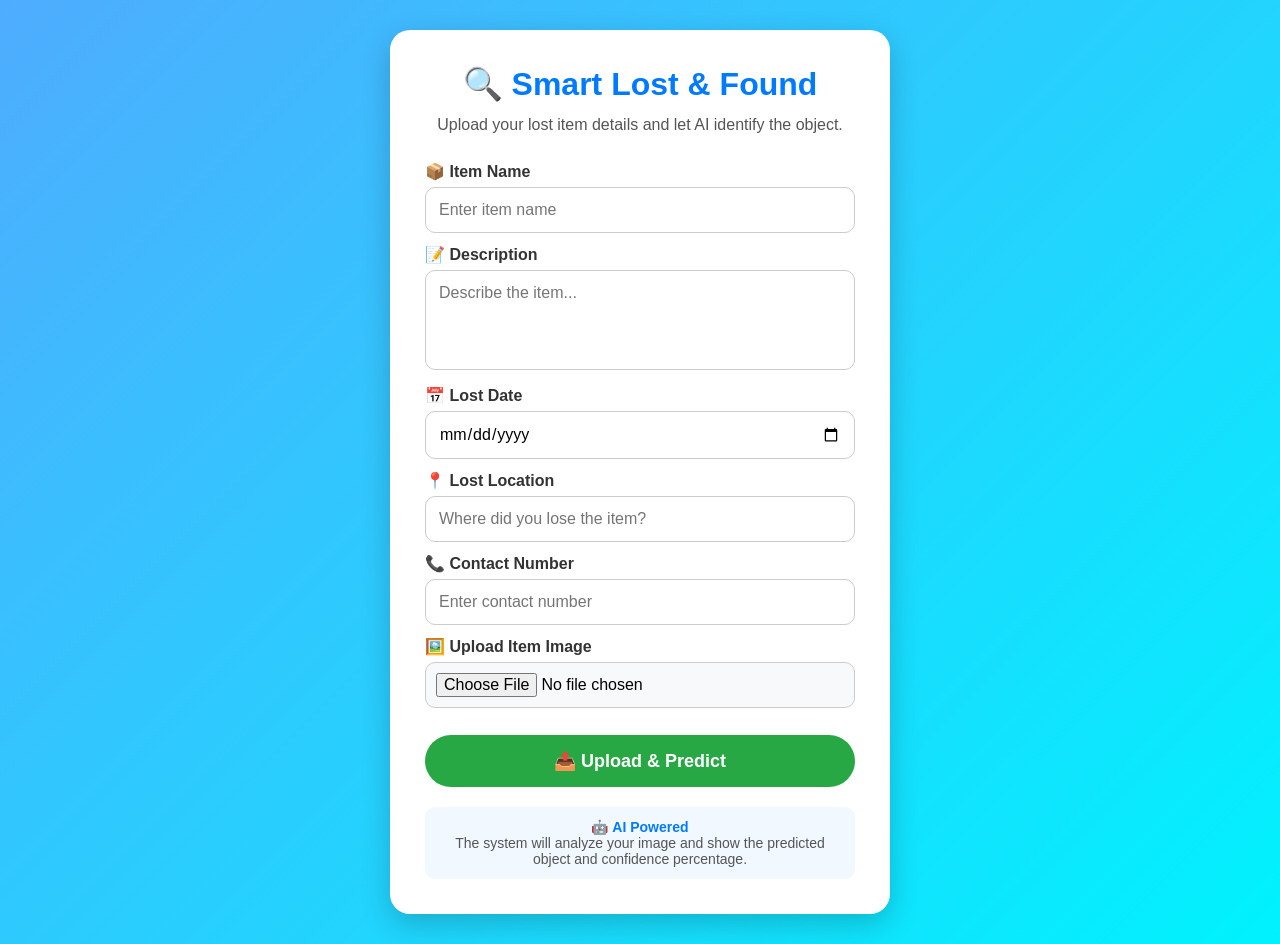
<file: templates/index.html>
<!DOCTYPE html>
<html lang="en">

<head>
    <meta charset="UTF-8">
    <meta name="viewport" content="width=device-width, initial-scale=1.0">

    <title>Smart Lost & Found</title>

    <style>

        *{
            margin:0;
            padding:0;
            box-sizing:border-box;
            font-family:Arial, sans-serif;
        }

        body{
            background:linear-gradient(135deg,#4facfe,#00f2fe);
            min-height:100vh;
            display:flex;
            justify-content:center;
            align-items:center;
            padding:30px 15px;
        }

        .container{
            background:white;
            width:500px;
            max-width:100%;
            padding:35px;
            border-radius:20px;
            box-shadow:0 10px 30px rgba(0,0,0,0.2);
            text-align:center;
        }

        h1{
            color:#007bff;
            margin-bottom:10px;
            font-size:32px;
        }

        .subtitle{
            color:#555;
            margin-bottom:25px;
            line-height:1.5;
        }

        .form-group{
            text-align:left;
            margin-bottom:12px;
        }

        label{
            display:block;
            font-weight:bold;
            color:#333;
            margin-bottom:6px;
        }

        input,
        textarea{
            width:100%;
            padding:13px;
            border:1px solid #ccc;
            border-radius:10px;
            font-size:16px;
            outline:none;
            transition:0.3s;
        }

        input:focus,
        textarea:focus{
            border-color:#007bff;
            box-shadow:0 0 5px rgba(0,123,255,0.2);
        }

        textarea{
            resize:none;
        }

        input[type="file"]{
            padding:10px;
            background:#f8f9fa;
            cursor:pointer;
        }

        button{
            width:100%;
            padding:15px;
            margin-top:15px;
            background:#28a745;
            color:white;
            border:none;
            border-radius:30px;
            font-size:18px;
            font-weight:bold;
            cursor:pointer;
            transition:0.3s;
        }

        button:hover{
            background:#218838;
            transform:scale(1.03);
        }

        .info{
            margin-top:20px;
            padding:12px;
            background:#f1f8ff;
            border-radius:10px;
            color:#555;
            font-size:14px;
        }

        .ai{
            color:#007bff;
            font-weight:bold;
        }

    </style>

</head>

<body>

<div class="container">

    <h1>🔍 Smart Lost & Found</h1>

    <p class="subtitle">
        Upload your lost item details and let AI identify the object.
    </p>

    <form action="/upload" method="POST" enctype="multipart/form-data">

        <!-- Item Name -->
        <div class="form-group">
            <label>📦 Item Name</label>

            <input
                type="text"
                name="item_name"
                placeholder="Enter item name"
                required
            >
        </div>


        <!-- Description -->
        <div class="form-group">
            <label>📝 Description</label>

            <textarea
                name="description"
                rows="4"
                placeholder="Describe the item..."
                required
            ></textarea>
        </div>


        <!-- Lost Date -->
        <div class="form-group">
            <label>📅 Lost Date</label>

            <input
                type="date"
                name="lost_date"
                required
            >
        </div>


        <!-- Location -->
        <div class="form-group">
            <label>📍 Lost Location</label>

            <input
                type="text"
                name="location"
                placeholder="Where did you lose the item?"
                required
            >
        </div>


        <!-- Contact -->
        <div class="form-group">
            <label>📞 Contact Number</label>

            <input
                type="tel"
                name="contact"
                placeholder="Enter contact number"
                required
            >
        </div>


        <!-- Image -->
        <div class="form-group">
            <label>🖼️ Upload Item Image</label>

            <input
                type="file"
                name="image"
                accept="image/*"
                required
            >
        </div>


        <!-- Submit -->
        <button type="submit">
            📤 Upload & Predict
        </button>

    </form>


    <div class="info">
        🤖 <span class="ai">AI Powered</span><br>
        The system will analyze your image and show the
        predicted object and confidence percentage.
    </div>

</div>

</body>

</html>
</file>
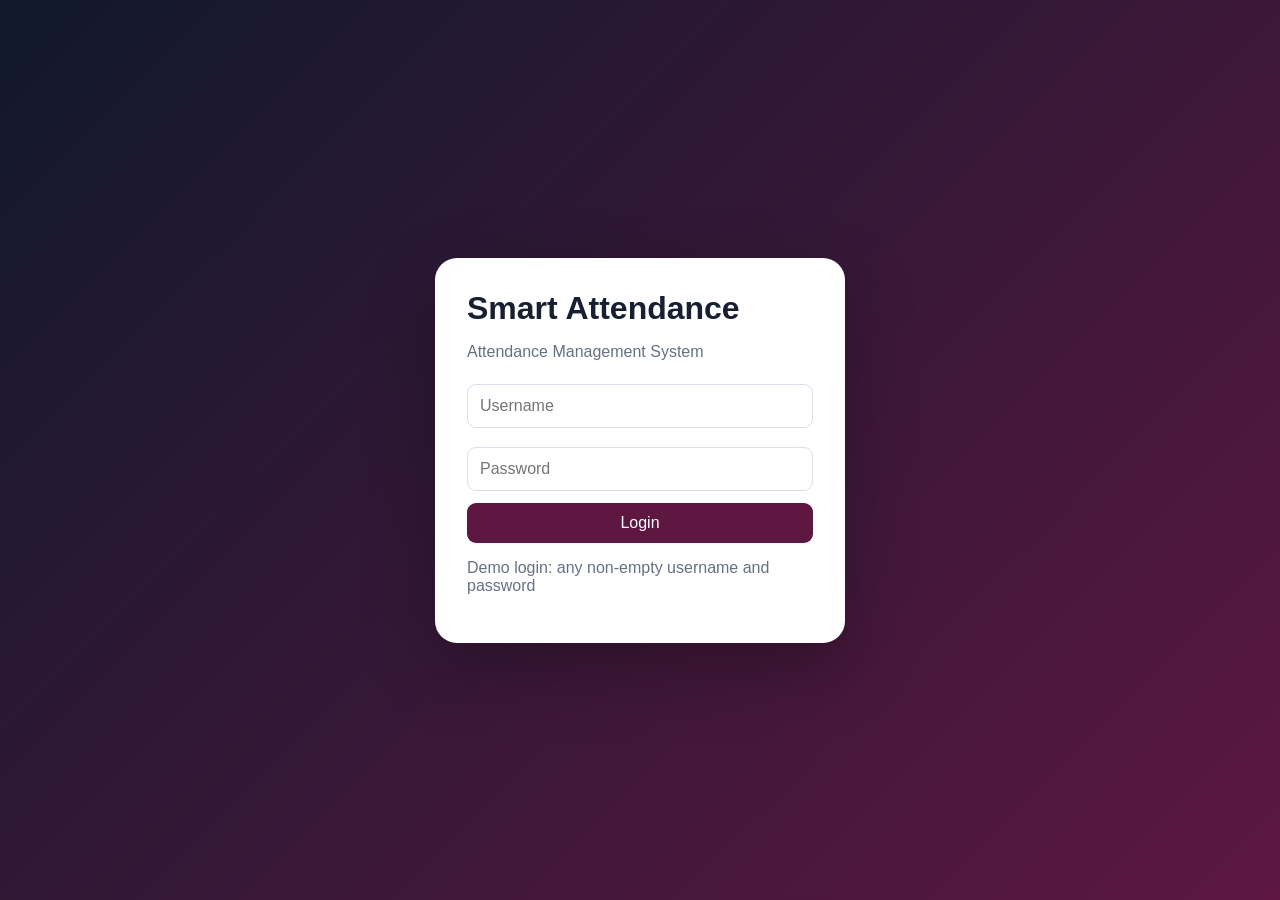
<file: Attendance/SmartAttendance_VSCode/SmartAttendance_VSCode/index.html>
<!DOCTYPE html><html lang="en"><head><meta charset="UTF-8"><meta name="viewport" content="width=device-width,initial-scale=1"><title>Smart Attendance Management</title><link rel="stylesheet" href="css/style.css"></head><body><div id="app"></div><script src="js/app.js"></script></body></html>
</file>
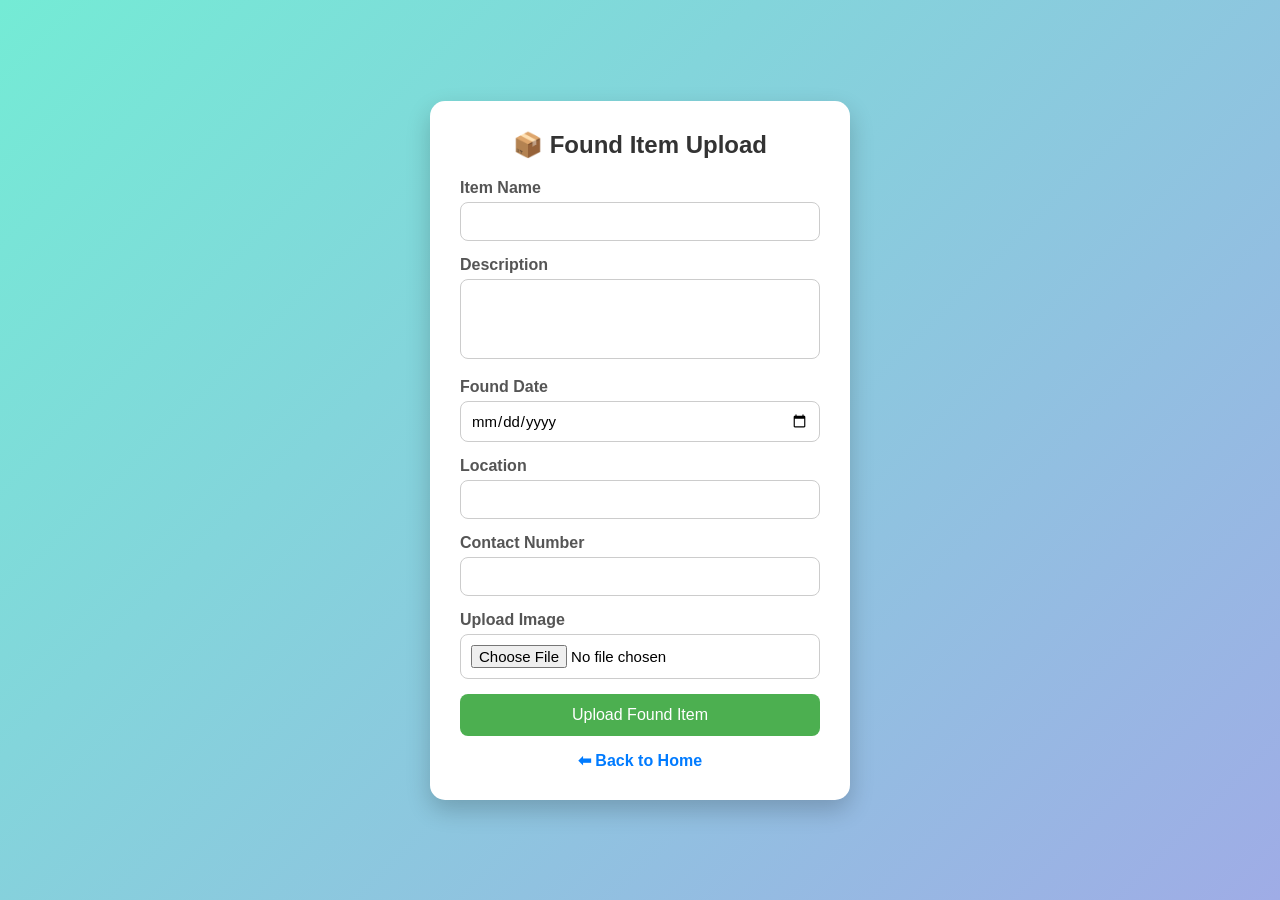
<file: templates/found.html>
<!DOCTYPE html>
<html lang="en">
<head>
<meta charset="UTF-8">
<meta name="viewport" content="width=device-width, initial-scale=1.0">
<title>Found Item Upload</title>

<style>
*{
    margin:0;
    padding:0;
    box-sizing:border-box;
    font-family:Arial, sans-serif;
}

body{
    background:linear-gradient(135deg,#74ebd5,#9face6);
    display:flex;
    justify-content:center;
    align-items:center;
    min-height:100vh;
}

.container{
    width:420px;
    background:#fff;
    padding:30px;
    border-radius:15px;
    box-shadow:0 10px 25px rgba(0,0,0,0.2);
}

h2{
    text-align:center;
    color:#333;
    margin-bottom:20px;
}

label{
    font-weight:bold;
    color:#555;
}

input,textarea{
    width:100%;
    padding:10px;
    margin-top:5px;
    margin-bottom:15px;
    border:1px solid #ccc;
    border-radius:8px;
    font-size:15px;
}

textarea{
    resize:none;
    height:80px;
}

button{
    width:100%;
    padding:12px;
    background:#4CAF50;
    color:white;
    border:none;
    border-radius:8px;
    font-size:16px;
    cursor:pointer;
}

button:hover{
    background:#45a049;
}

.back{
    display:block;
    text-align:center;
    margin-top:15px;
    text-decoration:none;
    color:#007BFF;
    font-weight:bold;
}

.back:hover{
    text-decoration:underline;
}
</style>

</head>

<body>

<div class="container">

<h2>📦 Found Item Upload</h2>

<form action="/found_upload" method="POST" enctype="multipart/form-data">

<label>Item Name</label>
<input type="text" name="item_name" required>

<label>Description</label>
<textarea name="description" required></textarea>

<label>Found Date</label>
<input type="date" name="found_date" required>

<label>Location</label>
<input type="text" name="location" required>

<label>Contact Number</label>
<input type="text" name="contact" required>

<label>Upload Image</label>
<input type="file" name="image" accept="image/*" required>

<button type="submit">Upload Found Item</button>

</form>

<a href="/" class="back">⬅ Back to Home</a>

</div>

</body>
</html>
</file>
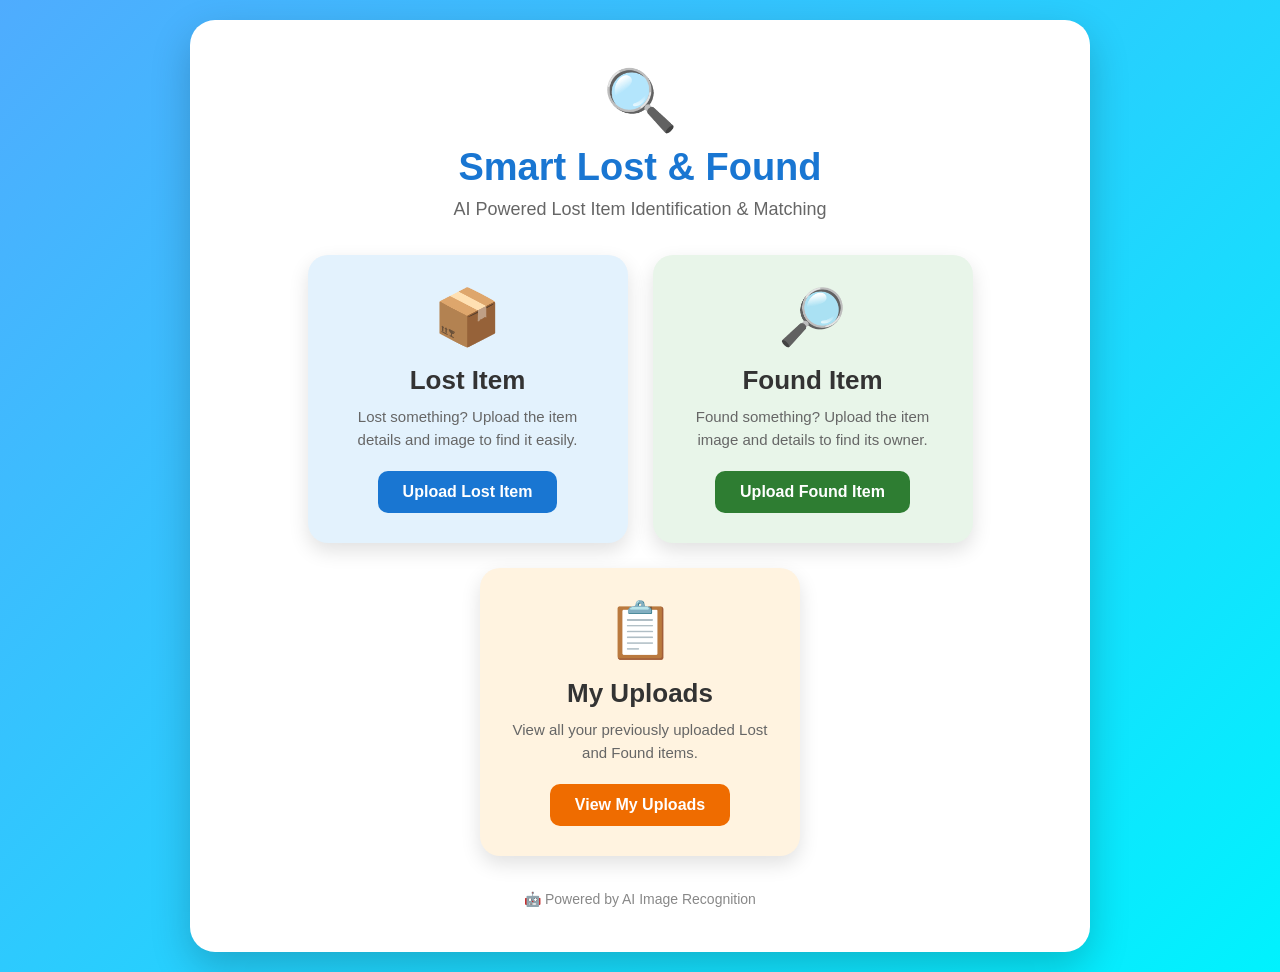
<file: templates/home.html>
<!DOCTYPE html>
<html lang="en">

<head>

    <meta charset="UTF-8">

    <meta name="viewport"
          content="width=device-width, initial-scale=1.0">

    <title>Smart Lost & Found</title>

    <style>

        * {
            margin: 0;
            padding: 0;
            box-sizing: border-box;
            font-family: Arial, sans-serif;
        }

        body {
            min-height: 100vh;

            background: linear-gradient(
                135deg,
                #4facfe,
                #00f2fe
            );

            display: flex;
            justify-content: center;
            align-items: center;

            padding: 20px;
        }

        .container {
            width: 900px;
            max-width: 95%;

            background: white;

            padding: 45px;

            border-radius: 25px;

            text-align: center;

            box-shadow:
                0 15px 40px
                rgba(0,0,0,0.20);
        }

        .icon {
            font-size: 60px;
            margin-bottom: 10px;
        }

        h1 {
            color: #1976d2;
            font-size: 38px;
            margin-bottom: 10px;
        }

        .subtitle {
            color: #666;
            font-size: 18px;
            margin-bottom: 35px;
        }

        .options {
            display: flex;
            justify-content: center;
            gap: 25px;
            flex-wrap: wrap;
        }

        .option {
            width: 320px;

            padding: 30px;

            border-radius: 20px;

            text-decoration: none;

            transition: 0.3s;

            box-shadow:
                0 8px 20px
                rgba(0,0,0,0.12);
        }

        .option:hover {
            transform: translateY(-8px);

            box-shadow:
                0 15px 30px
                rgba(0,0,0,0.18);
        }

        .lost {
            background: #e3f2fd;
        }

        .found {
            background: #e8f5e9;
        }

        .uploads {
            background: #fff3e0;
        }

        .option-icon {
            font-size: 55px;
            margin-bottom: 15px;
        }

        .option h2 {
            font-size: 26px;
            margin-bottom: 10px;
            color: #333;
        }

        .option p {
            color: #666;
            font-size: 15px;
            line-height: 1.5;
            margin-bottom: 20px;
        }

        .button {
            display: inline-block;

            padding: 12px 25px;

            border-radius: 10px;

            color: white;

            font-weight: bold;
        }

        .lost .button {
            background: #1976d2;
        }

        .found .button {
            background: #2e7d32;
        }

        .uploads .button {
            background: #ef6c00;
        }

        .footer {
            margin-top: 35px;

            color: #888;

            font-size: 14px;
        }

        @media(max-width: 600px) {

            .container {
                padding: 30px 20px;
            }

            h1 {
                font-size: 30px;
            }

            .option {
                width: 100%;
            }

        }

    </style>

</head>


<body>

    <div class="container">

        <div class="icon">
            🔍
        </div>

        <h1>
            Smart Lost & Found
        </h1>

        <p class="subtitle">
            AI Powered Lost Item Identification & Matching
        </p>


        <div class="options">


            <!-- ========================================= -->
            <!-- LOST ITEM -->
            <!-- ========================================= -->

            <a href="/lost"
               class="option lost">

                <div class="option-icon">
                    📦
                </div>

                <h2>
                    Lost Item
                </h2>

                <p>
                    Lost something?
                    Upload the item details and image
                    to find it easily.
                </p>

                <span class="button">
                    Upload Lost Item
                </span>

            </a>


            <!-- ========================================= -->
            <!-- FOUND ITEM -->
            <!-- ========================================= -->

            <a href="/found"
               class="option found">

                <div class="option-icon">
                    🔎
                </div>

                <h2>
                    Found Item
                </h2>

                <p>
                    Found something?
                    Upload the item image and details
                    to find its owner.
                </p>

                <span class="button">
                    Upload Found Item
                </span>

            </a>


            <!-- ========================================= -->
            <!-- MY UPLOADS -->
            <!-- ========================================= -->

            <a href="/my_uploads"
               class="option uploads">

                <div class="option-icon">
                    📋
                </div>

                <h2>
                    My Uploads
                </h2>

                <p>
                    View all your previously
                    uploaded Lost and Found items.
                </p>

                <span class="button">
                    View My Uploads
                </span>

            </a>


        </div>


        <div class="footer">

            🤖 Powered by AI Image Recognition

        </div>

    </div>

</body>

</html>
</file>
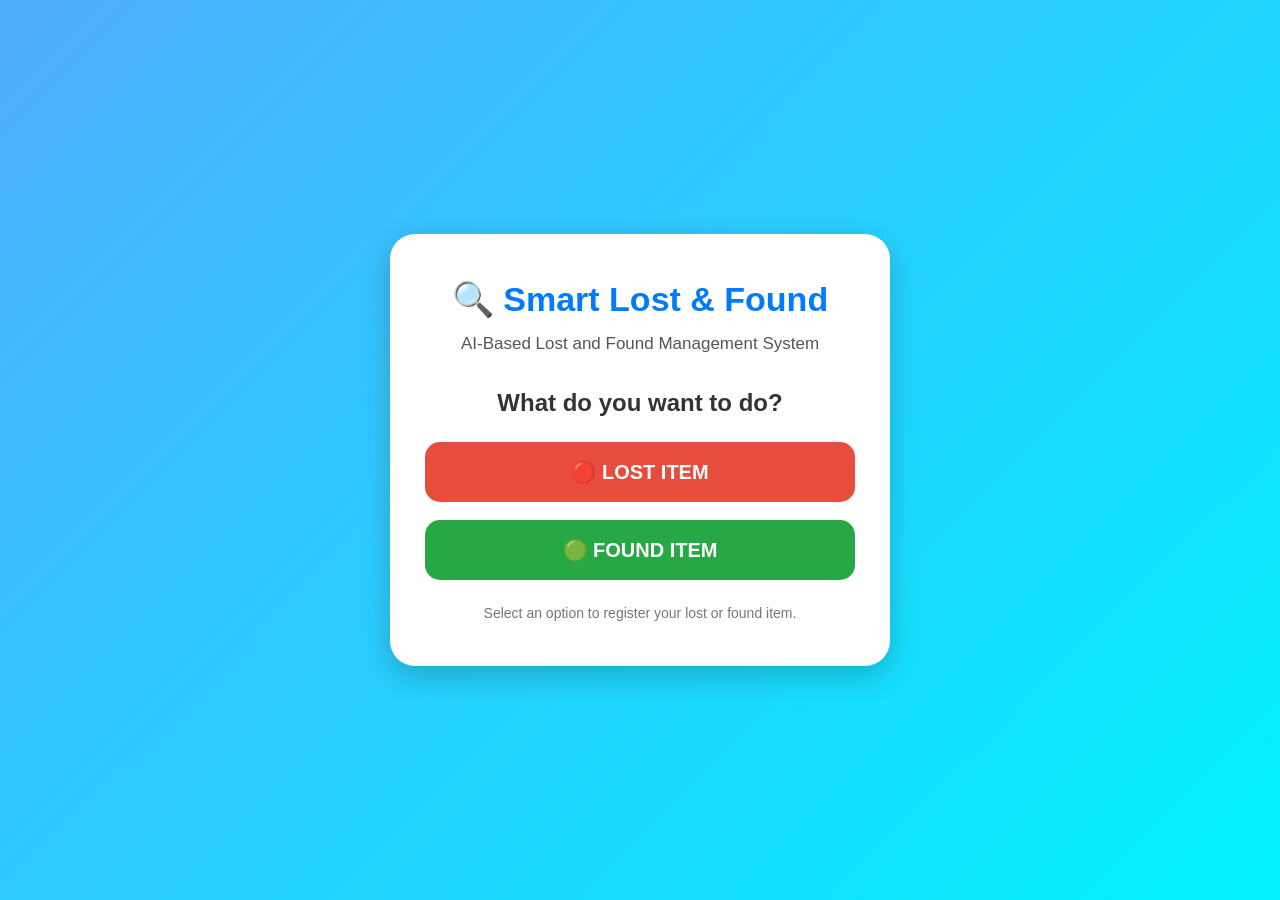
<file: templates/test.html>
<!DOCTYPE html>
<html>
<head>
    <title>Smart Lost and Found</title>

    <style>
        *{
            margin:0;
            padding:0;
            box-sizing:border-box;
            font-family:Arial, sans-serif;
        }

        body{
            background:linear-gradient(135deg,#4facfe,#00f2fe);
            min-height:100vh;
            display:flex;
            justify-content:center;
            align-items:center;
        }

        .container{
            background:white;
            width:500px;
            padding:45px 35px;
            border-radius:25px;
            box-shadow:0 10px 30px rgba(0,0,0,0.2);
            text-align:center;
        }

        h1{
            color:#007bff;
            margin-bottom:15px;
            font-size:34px;
        }

        .subtitle{
            color:#555;
            margin-bottom:35px;
            font-size:17px;
        }

        h2{
            color:#333;
            margin-bottom:25px;
        }

        .menu-button{
            display:block;
            width:100%;
            padding:18px;
            margin:18px 0;
            border:none;
            border-radius:15px;
            color:white;
            font-size:20px;
            font-weight:bold;
            cursor:pointer;
            text-decoration:none;
            transition:0.3s;
        }

        .lost{
            background:#e74c3c;
        }

        .found{
            background:#28a745;
        }

        .menu-button:hover{
            transform:scale(1.03);
            box-shadow:0 8px 20px rgba(0,0,0,0.2);
        }

        .info{
            margin-top:25px;
            color:#777;
            font-size:14px;
        }
    </style>

</head>

<body>

<div class="container">

    <h1>🔍 Smart Lost & Found</h1>

    <p class="subtitle">
        AI-Based Lost and Found Management System
    </p>

    <h2>What do you want to do?</h2>

    <!-- LOST ITEM -->
    <a href="/" class="menu-button lost"
       onclick="openLost(event)">
        🔴 LOST ITEM
    </a>

    <!-- FOUND ITEM -->
    <a href="/found" class="menu-button found">
        🟢 FOUND ITEM
    </a>

    <p class="info">
        Select an option to register your lost or found item.
    </p>

</div>


<script>

function openLost(event){

    event.preventDefault();

    window.location.href = "/lost";

}

</script>

</body>
</html>
</file>
<file: Attendance/SmartAttendance_VSCode/SmartAttendance_VSCode/css/style.css>
*{box-sizing:border-box}body{margin:0;font-family:Inter,Arial,sans-serif;background:#f5f7fb;color:#172033}button,input,select{font:inherit}.login{min-height:100vh;display:grid;place-items:center;background:linear-gradient(135deg,#10182d,#5d1741);padding:20px}.login-card{background:#fff;width:min(410px,100%);padding:32px;border-radius:22px;box-shadow:0 25px 70px #0004}.login-card h1{margin:0 0 8px}.login-card p{color:#667085}.form-control{width:100%;padding:12px;margin:7px 0 12px;border:1px solid #d8deea;border-radius:9px}.btn{border:0;border-radius:9px;padding:11px 15px;background:#5d1741;color:#fff;cursor:pointer}.btn.secondary{background:#e9edf5;color:#25304a}.shell{display:flex;min-height:100vh}.side{width:245px;background:#11182b;color:#fff;padding:22px 15px;position:fixed;height:100vh}.brand{font-size:20px;font-weight:800;padding:8px 10px 25px}.nav button{display:block;width:100%;text-align:left;border:0;background:transparent;color:#dce2f4;padding:12px 13px;border-radius:9px;margin:4px 0;cursor:pointer}.nav button:hover,.nav button.active{background:#2b3551}.content{margin-left:245px;width:calc(100% - 245px);padding:28px}.top{display:flex;justify-content:space-between;align-items:center;gap:15px}.cards{display:grid;grid-template-columns:repeat(4,1fr);gap:15px;margin:20px 0}.card,.panel{background:#fff;border:1px solid #e5e8ef;border-radius:16px;padding:20px}.stat{font-size:29px;font-weight:800}.muted{color:#6d7689}.grid{display:grid;grid-template-columns:1fr 1fr;gap:18px}.table-wrap{overflow:auto}table{width:100%;border-collapse:collapse}th,td{padding:11px;border-bottom:1px solid #edf0f4;text-align:left;white-space:nowrap}.badge{display:inline-block;padding:5px 9px;border-radius:20px;font-size:12px}.present{background:#daf5e5}.late{background:#fff0c7}.absent{background:#ffe1e5}.camera{background:#10131b;border-radius:14px;min-height:360px;display:grid;place-items:center;overflow:hidden}.camera video{width:100%;height:360px;object-fit:cover}.notice{padding:12px;background:#eaf0ff;border-radius:10px;margin:12px 0}.actions{display:flex;gap:8px;flex-wrap:wrap}.search{display:flex;gap:8px}.search input{flex:1}.toast{padding:11px;border-radius:9px;background:#e1f7e9;margin:12px 0}.modal-bg{position:fixed;inset:0;background:#0006;display:grid;place-items:center}.modal{background:#fff;padding:25px;border-radius:16px;width:min(520px,92%)}@media(max-width:900px){.side{position:static;width:210px}.content{margin-left:0;width:auto}.shell{display:block}.cards{grid-template-columns:1fr 1fr}.grid{grid-template-columns:1fr}}@media(max-width:550px){.side{width:100%;height:auto}.content{padding:18px}.shell{display:block}.cards{grid-template-columns:1fr}.top{align-items:flex-start;flex-direction:column}}
</file>
